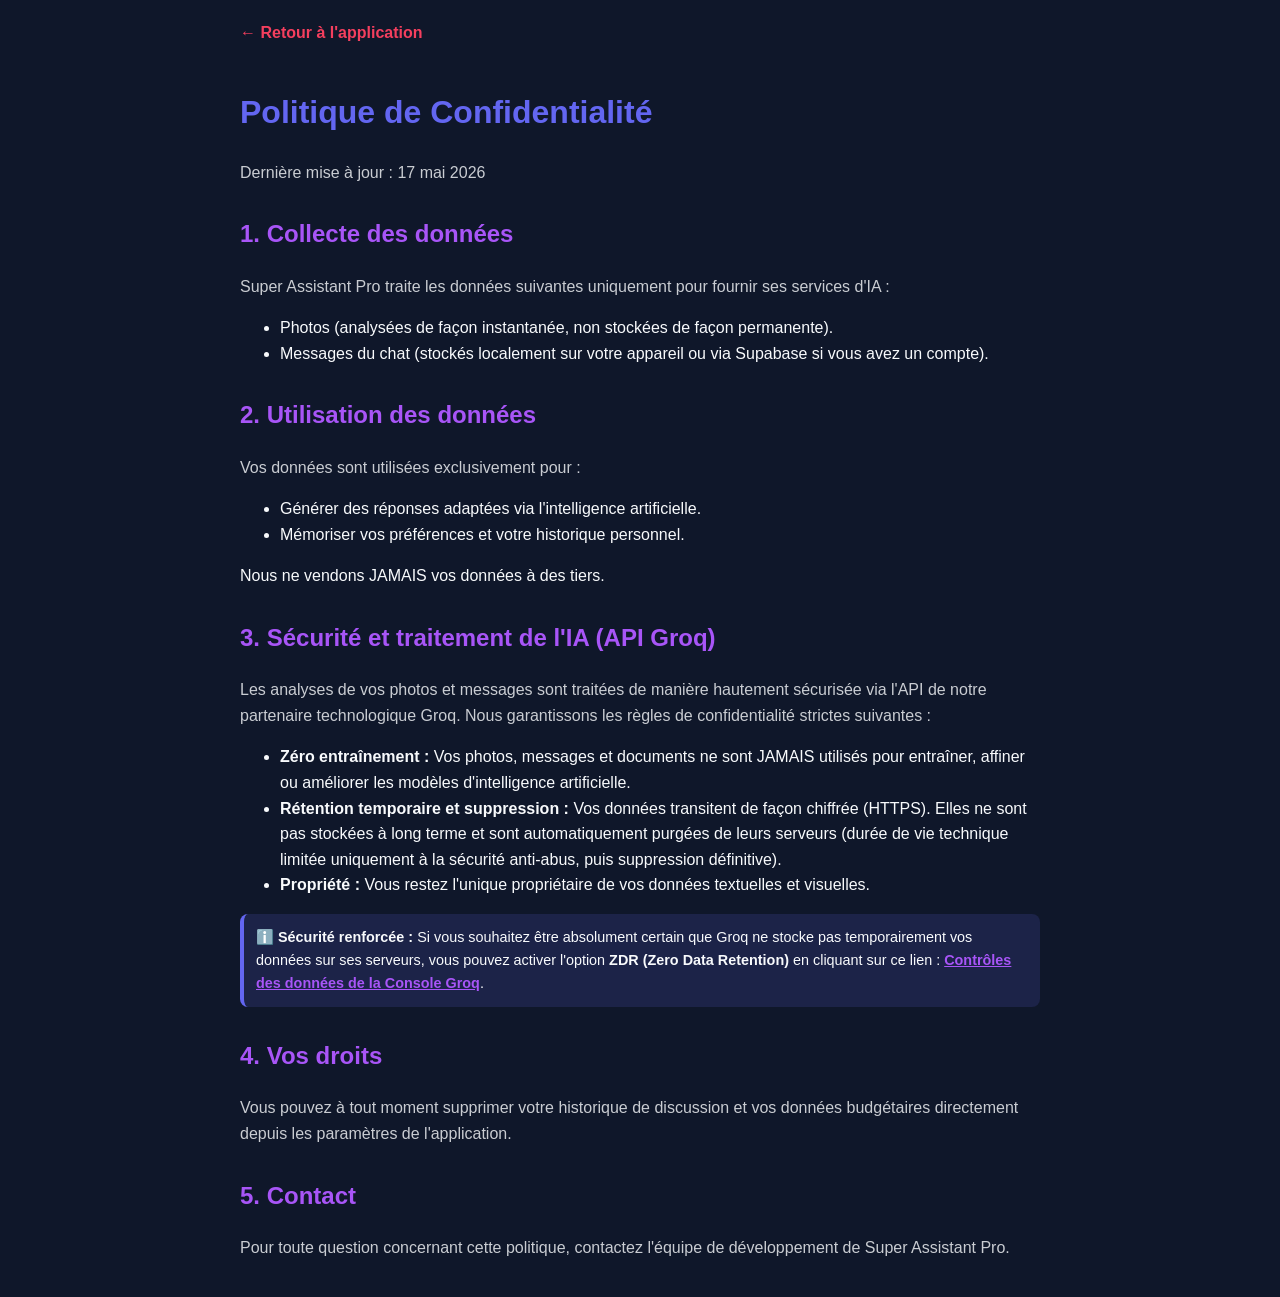
<file: privacy.html>
<!DOCTYPE html>
<html lang="fr">
<head>
    <meta charset="UTF-8">
    <meta name="viewport" content="width=device-width, initial-scale=1.0">
    <title>Politique de Confidentialité - Super Assistant Pro</title>
    <style>
        body { font-family: 'Outfit', sans-serif; line-height: 1.6; color: #f8fafc; background: #0f172a; padding: 20px; max-width: 800px; margin: auto; }
        h1 { color: #6366f1; }
        h2 { color: #a855f7; margin-top: 30px; }
        p { opacity: 0.8; }
        .back-btn { display: inline-block; margin-bottom: 20px; color: #f43f5e; text-decoration: none; font-weight: bold; }
    </style>
</head>
<body>
    <a href="index.html" class="back-btn" onclick="if(history.length > 1) { history.back(); return false; }">← Retour à l'application</a>
    <h1>Politique de Confidentialité</h1>
    <p>Dernière mise à jour : 17 mai 2026</p>

    <h2>1. Collecte des données</h2>
    <p>Super Assistant Pro traite les données suivantes uniquement pour fournir ses services d'IA :
    <ul>
        <li>Photos (analysées de façon instantanée, non stockées de façon permanente).</li>
        <li>Messages du chat (stockés localement sur votre appareil ou via Supabase si vous avez un compte).</li>
    </ul>
    </p>

    <h2>2. Utilisation des données</h2>
    <p>Vos données sont utilisées exclusivement pour :
    <ul>
        <li>Générer des réponses adaptées via l'intelligence artificielle.</li>
        <li>Mémoriser vos préférences et votre historique personnel.</li>
    </ul>
     Nous ne vendons JAMAIS vos données à des tiers.</p>

    <h2>3. Sécurité et traitement de l'IA (API Groq)</h2>
    <p>Les analyses de vos photos et messages sont traitées de manière hautement sécurisée via l'API de notre partenaire technologique Groq. Nous garantissons les règles de confidentialité strictes suivantes :
    <ul>
        <li><strong>Zéro entraînement :</strong> Vos photos, messages et documents ne sont JAMAIS utilisés pour entraîner, affiner ou améliorer les modèles d'intelligence artificielle.</li>
        <li><strong>Rétention temporaire et suppression :</strong> Vos données transitent de façon chiffrée (HTTPS). Elles ne sont pas stockées à long terme et sont automatiquement purgées de leurs serveurs (durée de vie technique limitée uniquement à la sécurité anti-abus, puis suppression définitive).</li>
        <li><strong>Propriété :</strong> Vous restez l'unique propriétaire de vos données textuelles et visuelles.</li>
    </ul>
    <div style="font-size: 0.9rem; margin-top: 15px; padding: 12px; background: rgba(99, 102, 241, 0.15); border-left: 4px solid #6366f1; border-radius: 8px;">
        ℹ️ <strong>Sécurité renforcée :</strong> Si vous souhaitez être absolument certain que Groq ne stocke pas temporairement vos données sur ses serveurs, vous pouvez activer l'option <strong>ZDR (Zero Data Retention)</strong> en cliquant sur ce lien : <a href="https://console.groq.com/settings/data-controls" target="_blank" style="color: #a855f7; text-decoration: underline; font-weight: bold;">Contrôles des données de la Console Groq</a>.
    </div>
    </p>

    <h2>4. Vos droits</h2>
    <p>Vous pouvez à tout moment supprimer votre historique de discussion et vos données budgétaires directement depuis les paramètres de l'application.</p>

    <h2>5. Contact</h2>
    <p>Pour toute question concernant cette politique, contactez l'équipe de développement de Super Assistant Pro.</p>
</body>
</html>
</file>
